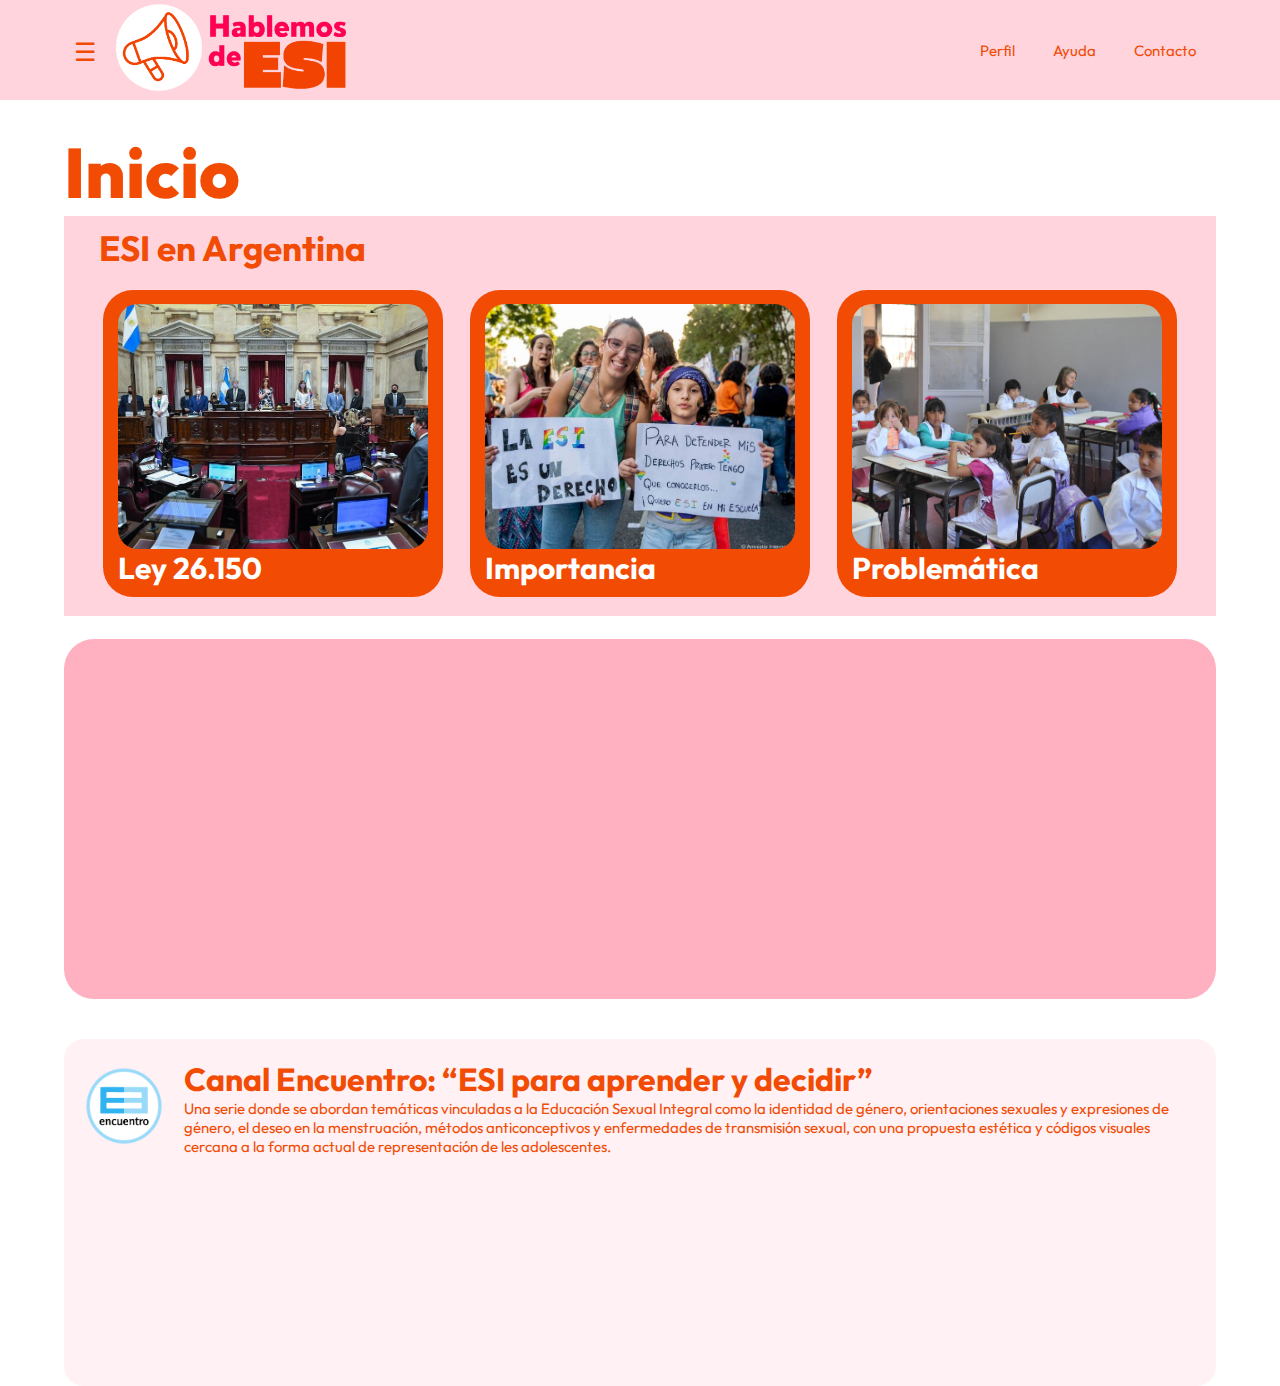
<file: Hablemos de ESI/pagina/index.html>
<!DOCTYPE html>
<html lang="es">

<head>
  <meta charset="UTF-8">
  <meta name="viewport" content="width=device-width, initial-scale=1.0">
  <title>Inicio - Hablemos de ESI</title>
  <link rel="stylesheet" href="style.css">
</head>

<body>
  <header class="header">
    <div class="container">
      <div class="btn-menu">
        <label for="btn-menu">☰</label>
      </div>
      <div class="logo">
        <img src="../assets/IMG-ESILogo.png" alt="logo" class="logo" />
      </div>
      <nav class="menu">
        <a href="#">Perfil</a>
        <a href="#">Ayuda</a>
        <a href="#">Contacto</a>
      </nav>
    </div>
  </header>
  <main>
      <h2> Inicio </h2>
      <div class="ESIarg">
        <h3 id="TITULO-ESIarg"> ESI en Argentina </h3>
        <div class="subcards-ESIarg">

          <div class="subESIarg">
            <a href="https://www.argentina.gob.ar/normativa/nacional/ley-26150-121222/texto">
              <img src="../assets/IMG-ESIarg0.jpg" alt="Ley26150" class ="IMG-subESIarg" width="100%">
              <h4 class="TITULO-subESIarg"> Ley 26.150 </h4>
            </a>
          </div>
          <div class="subESIarg">
            <a href="importancia.html">
              <img src="../assets/IMG-ESIarg1.jpg" alt="Importancia" class="IMG-subESIarg" width="100%">
              <h4 class="TITULO-subESIarg"> Importancia </h4>
            </a>
          </div>
          <div class="subESIarg">
              <img src="../assets/IMG-ESIarg2.jpg" alt="Problemática" class="IMG-subESIarg" width="100%">
              <h4 class="TITULO-subESIarg"> Problemática </h4>
          </div>
        </div>
      </div>
      <div class="ESIvideos">
        <iframe width="530" height="315" src="https://www.youtube.com/embed/pQrI0PNUZ6k?si=zVOZFWeH2fTUD7Gz" title="YouTube video player" frameborder="0" allow="accelerometer; autoplay; clipboard-write; encrypted-media; gyroscope; picture-in-picture; web-share" referrerpolicy="strict-origin-when-cross-origin" allowfullscreen ></iframe>
        <iframe width="530" height="315" src="https://www.youtube.com/embed/H7vF6SctjbE?si=aR7EvwZKbO0tmO_q" title="YouTube video player" frameborder="0" allow="accelerometer; autoplay; clipboard-write; encrypted-media; gyroscope; picture-in-picture; web-share" referrerpolicy="strict-origin-when-cross-origin" allowfullscreen ></iframe>
      </div>
      <div class="canal-encuentro">
        <div class="encuentro-header">
          <a href="https://www.youtube.com/@encuentro">
            <img src="../assets/IMG-LOGOencuentro.png" alt="Logo Canal Encuentro" class="logo-encuentro">
          </a>
          <div class="encuentro-textos">
            <h3 id="ENCUENTRO-TITULO">Canal Encuentro: “ESI para aprender y decidir”</h3>
            <p>Una serie donde se abordan temáticas vinculadas a la Educación Sexual Integral como la identidad de género, orientaciones sexuales y expresiones de género, el deseo en la menstruación, métodos anticonceptivos y enfermedades de transmisión sexual, con una propuesta estética y códigos visuales cercana a la forma actual de representación de les adolescentes.</p>
          </div>
        </div>

        <div class="carrusel-videos">
          <div class="videos-scroll">
            <iframe src="https://www.youtube.com/embed/9gQpHziwITA?si=-uyADrRYHruG7LdO" title="Video 1" allowfullscreen></iframe>
            <iframe src="https://www.youtube.com/embed/recYy__XzzU?si=rFfIRA1B_bajyjiI" title="Video 2" allowfullscreen></iframe>
            <iframe src="https://www.youtube.com/embed/NBeqGPuaO6U?si=ms0K22HfmX5CWV57" title="Video 3" allowfullscreen></iframe>
            <iframe src="https://www.youtube.com/embed/qbL2Hfv9nAA?si=USmvB2JOjWnD9vh-" title="Video 4" allowfullscreen></iframe>
            <iframe src="https://www.youtube.com/embed/nZ6IImHG1T8?si=a0ZT1k6L5PEMBDCC" title="Video 5" allowfullscreen></iframe>
            <iframe src="https://www.youtube.com/embed/sbzP6nINTjc?si=CJzCr9UlPGO-ux4h" title="Video 6" allowfullscreen></iframe>
            <iframe src="https://www.youtube.com/embed/2-ZejOZpXqU?si=O6jzuA8VMTsLUREL" title="Video 7" allowfullscreen></iframe>
            <iframe src="https://www.youtube.com/embed/KJXySyoVSn0?si=gEWfaySC6XsNLMkA" title="Video 8" allowfullscreen></iframe>
            <iframe src="https://www.youtube.com/embed/SLKmjQWjcpg?si=_T7JyCnFYkvnrzak" title="Video 9" allowfullscreen></iframe>
            <iframe src="https://www.youtube.com/embed/M4vZjlo3of4?si=VV5Z38E6MO80ISQ3" title="Video 10" allowfullscreen></iframe>
          </div>
        </div>
      </div>
    <input type="checkbox" id="btn-menu">
    <div class="container-menu">
      <div class="cont-menu">
        <nav>
          <a href="index.html">Inicio</a>
          <a href="#">Foros</a>
          <a href="articulos.html">Artículos</a>
          <a href="#">Sobre: Hablemos de ESI</a>
        </nav>
        <label for="btn-menu">✖️</label>
      </div>
    </div>
  </main>
  <!--	--------------->




</body>

</html>
</file>
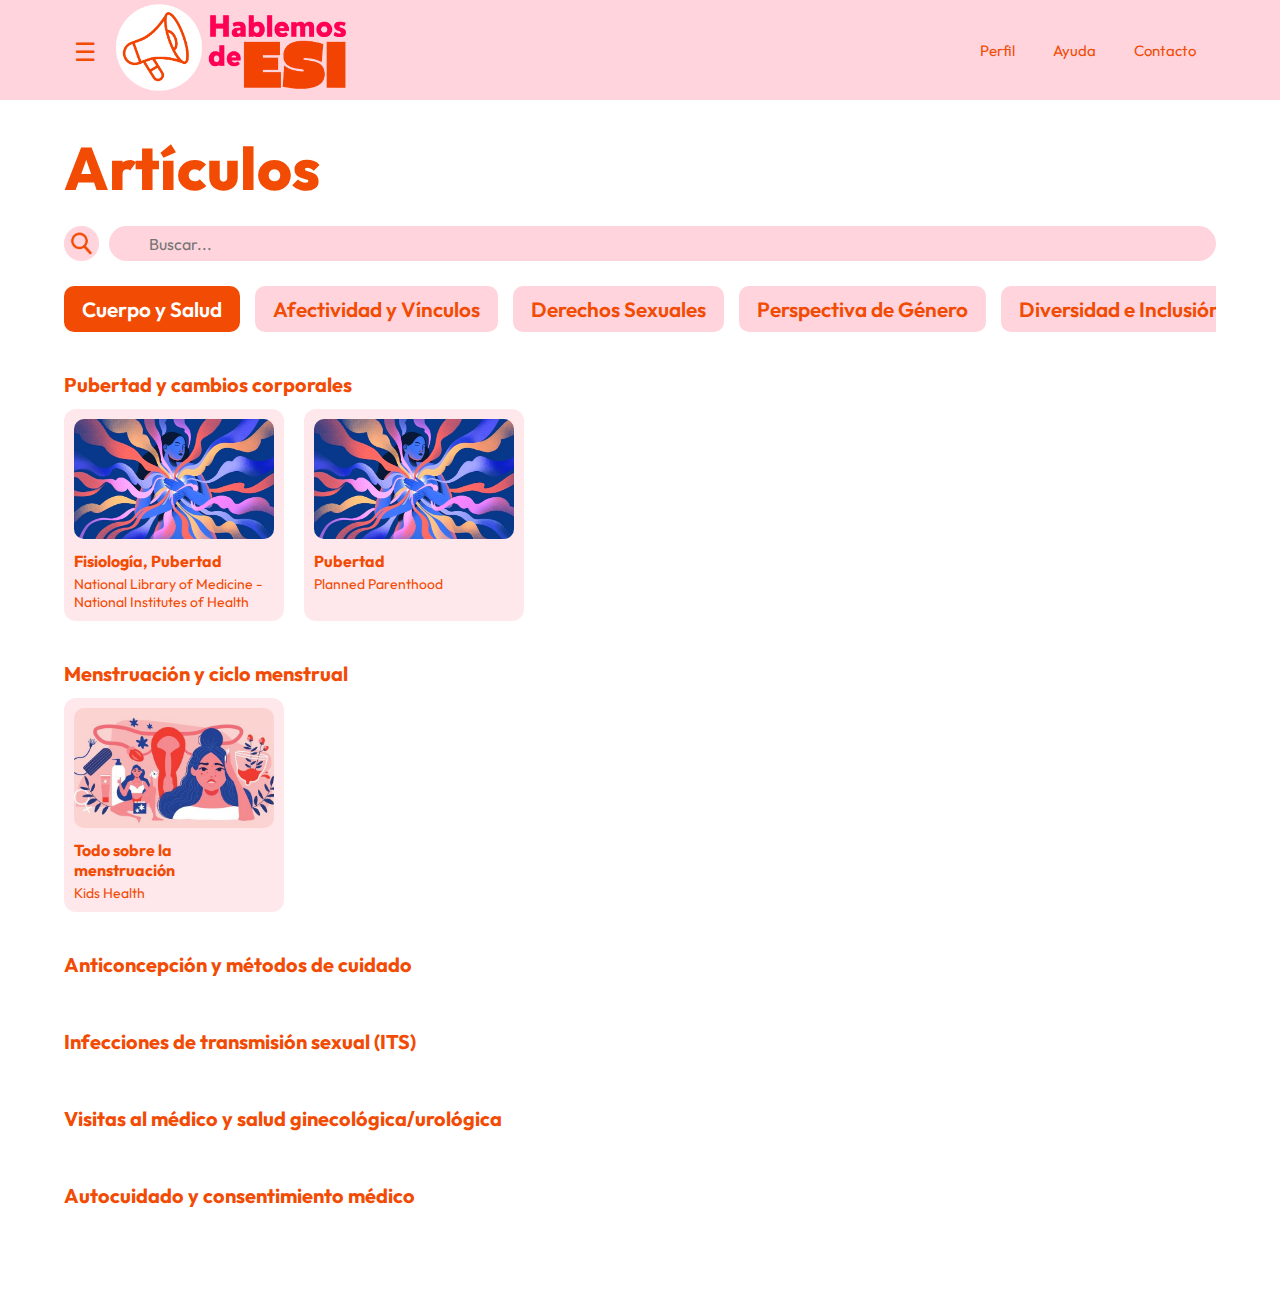
<file: Hablemos de ESI/pagina/articulos.html>
<!DOCTYPE html>
<html lang="es">

<head>
  <meta charset="UTF-8">
  <meta name="viewport" content="width=device-width, initial-scale=1.0">
  <title>Artículos - Hablemos de ESI</title>
  <link rel="stylesheet" href="style.css">
</head>

<body>    
  <header class="header">
    <div class="container">
      <div class="btn-menu">
        <label for="btn-menu">☰</label>
      </div>
      <div class="logo">
        <img src="../assets/IMG-ESILogo.png" alt="logo" class="logo" />
      </div>
      <nav class="menu">
        <a href="#">Perfil</a>
        <a href="#">Ayuda</a>
        <a href="#">Contacto</a>
      </nav>
    </div>
  </header>
  <main class="main-articulos">
    <h2>Artículos</h2>

    <div class="buscador-filtros">
      <img src="../assets/IMG-ICONOlupa.png" class="icono-lupa" alt="Lupa">
      <input type="text" placeholder="Buscar..." class="barra-busqueda">
    </div>

    <div class="categorias-scroll">
      <button class="categoria seleccionada" data-categoria="cuerpo">Cuerpo y Salud</button>
      <button class="categoria" data-categoria="afectividad">Afectividad y Vínculos</button>
      <button class="categoria" data-categoria="derechos">Derechos Sexuales</button>
      <button class="categoria" data-categoria="genero">Perspectiva de Género</button>
      <button class="categoria" data-categoria="diversidad">Diversidad e Inclusión</button>
    </div>

    <!-- CUERPO Y SALUD -->
    <section class="subcategoria" data-categoria="cuerpo">
      <h3>Pubertad y cambios corporales</h3>
      <div class="carrusel-articulos">
        <a href="https://www.ncbi.nlm.nih.gov/books/NBK534827/https://www.ncbi.nlm.nih.gov/books/NBK534827/https://www.ncbi.nlm.nih.gov/books/NBK534827/" class="tarjeta-articulo">
          <img src="../assets/IMG-CUERPOpubertad.jpg" alt="Articulo">
          <h4>Fisiología, Pubertad</h4>
          <p>National Library of Medicine - National Institutes of Health</p>
        </a>
        <a href="https://www.plannedparenthood.org/es/temas-de-salud/para-adolescentes/pubertad" class="tarjeta-articulo">
          <img src="../assets/IMG-CUERPOpubertad.jpg" alt="Articulo">
          <h4>Pubertad</h4>
          <p>Planned Parenthood</p>
        </a>
      </div>
    </section>
    <section class="subcategoria" data-categoria="cuerpo">
      <h3>Menstruación y ciclo menstrual</h3>
      <div class="carrusel-articulos">
        <a href="https://kidshealth.org/es/teens/menstruation.html" class="tarjeta-articulo">
          <img src="../assets/IMG-CUERPOmenstruacion.jpg" alt="Articulo">
          <h4>Todo sobre la menstruación</h4>
          <p>Kids Health</p>
        </a>
      </div>
    </section>
    <section class="subcategoria" data-categoria="cuerpo">
      <h3>Anticoncepción y métodos de cuidado</h3>
      <div class="carrusel-articulos"></div>
    </section>
    <section class="subcategoria" data-categoria="cuerpo">
      <h3>Infecciones de transmisión sexual (ITS)</h3>
      <div class="carrusel-articulos"></div>
    </section>
    <section class="subcategoria" data-categoria="cuerpo">
      <h3>Visitas al médico y salud ginecológica/urológica</h3>
      <div class="carrusel-articulos"></div>
    </section>
    <section class="subcategoria" data-categoria="cuerpo">
      <h3>Autocuidado y consentimiento médico</h3>
      <div class="carrusel-articulos"></div>
    </section>

    <!-- AFECTIVIDAD Y VÍNCULOS -->
    <section class="subcategoria" data-categoria="afectividad">
      <h3>Tipos de relaciones (amistad, pareja, familia)</h3>
      <div class="carrusel-articulos">
        <a href="https://www.psicologosmadridcapital.com/blog/tipos-relaciones-pareja/" class="tarjeta-articulo">
          <img src="../assets/IMG-AFECTIVIDADrelacionesjpg.jpg" alt="Articulo">
          <h4>Tipos de Relaciones de Pareja</h4>
          <p>Aesthesis Psicólogos Madrid</p>
        </a>
      </div>
    </section>
    <section class="subcategoria" data-categoria="afectividad">
      <h3>Consentimiento</h3>
      <div class="carrusel-articulos"></div>
    </section>
    <section class="subcategoria" data-categoria="afectividad">
      <h3>Autoestima y bienestar emocional</h3>
      <div class="carrusel-articulos"></div>
    </section>
    <section class="subcategoria" data-categoria="afectividad">
      <h3>Relaciones tóxicas o violentas</h3>
      <div class="carrusel-articulos"></div>
    </section>
    <section class="subcategoria" data-categoria="afectividad">
      <h3>Emociones y gestión emocional</h3>
      <div class="carrusel-articulos"></div>
    </section>
    <section class="subcategoria" data-categoria="afectividad">
      <h3>Celos, presión social y respeto</h3>
      <div class="carrusel-articulos"></div>
    </section>

    <!-- DERECHOS SEXUALES -->
    <section class="subcategoria" data-categoria="derechos">
      <h3>Qué son los derechos sexuales y reproductivos</h3>
      <div class="carrusel-articulos"></div>
    </section>
    <section class="subcategoria" data-categoria="derechos">
      <h3>Acceso a métodos anticonceptivos</h3>
      <div class="carrusel-articulos"></div>
    </section>
    <section class="subcategoria" data-categoria="derechos">
      <h3>Derecho a la información y a decidir</h3>
      <div class="carrusel-articulos"></div>
    </section>
    <section class="subcategoria" data-categoria="derechos">
      <h3>Ley de Interrupción Voluntaria del Embarazo (IVE/ILE)</h3>
      <div class="carrusel-articulos"></div>
    </section>
    <section class="subcategoria" data-categoria="derechos">
      <h3>Protección contra abusos</h3>
      <div class="carrusel-articulos"></div>
    </section>
    <section class="subcategoria" data-categoria="derechos">
      <h3>Acompañamiento institucional (escuelas, hospitales, etc.)</h3>
      <div class="carrusel-articulos"></div>
    </section>

    <!-- PERSPECTIVA DE GÉNERO -->
    <section class="subcategoria" data-categoria="genero">
      <h3>Estereotipos de género</h3>
      <div class="carrusel-articulos"></div>
    </section>
    <section class="subcategoria" data-categoria="genero">
      <h3>Roles en la escuela, el trabajo y el hogar</h3>
      <div class="carrusel-articulos"></div>
    </section>
    <section class="subcategoria" data-categoria="genero">
      <h3>Violencia de género</h3>
      <div class="carrusel-articulos"></div>
    </section>
    <section class="subcategoria" data-categoria="genero">
      <h3>Nuevas masculinidades</h3>
      <div class="carrusel-articulos"></div>
    </section>
    <section class="subcategoria" data-categoria="genero">
      <h3>Feminismo y equidad</h3>
      <div class="carrusel-articulos"></div>
    </section>

    <!-- DIVERSIDAD E INCLUSIÓN -->
    <section class="subcategoria" data-categoria="diversidad">
      <h3>Identidades de género (cis, trans, no binarie, etc.)</h3>
      <div class="carrusel-articulos"></div>
    </section>
    <section class="subcategoria" data-categoria="diversidad">
      <h3>Orientaciones sexuales (hetero, homo, bi, pan, etc.)</h3>
      <div class="carrusel-articulos"></div>
    </section>
    <section class="subcategoria" data-categoria="diversidad">
      <h3>Discriminación y respeto</h3>
      <div class="carrusel-articulos"></div>
    </section>
    <section class="subcategoria" data-categoria="diversidad">
      <h3>Diversidad corporal y estética</h3>
      <div class="carrusel-articulos"></div>
    </section>
    <section class="subcategoria" data-categoria="diversidad">
      <h3>Diversidad familiar</h3>
      <div class="carrusel-articulos"></div>
    </section>

    <input type="checkbox" id="btn-menu">
    <div class="container-menu">
      <div class="cont-menu">
        <nav>
          <a href="index.html">Inicio</a>
          <a href="#">Foros</a>
          <a href="articulos.html">Artículos</a>
          <a href="#">Sobre: Hablemos de ESI</a>
        </nav>
        <label for="btn-menu">✖️</label>
      </div>
    </div>
  </main>


  <script src="script.js"></script>
</body>

</html>
  <!--	--------------->
</file>
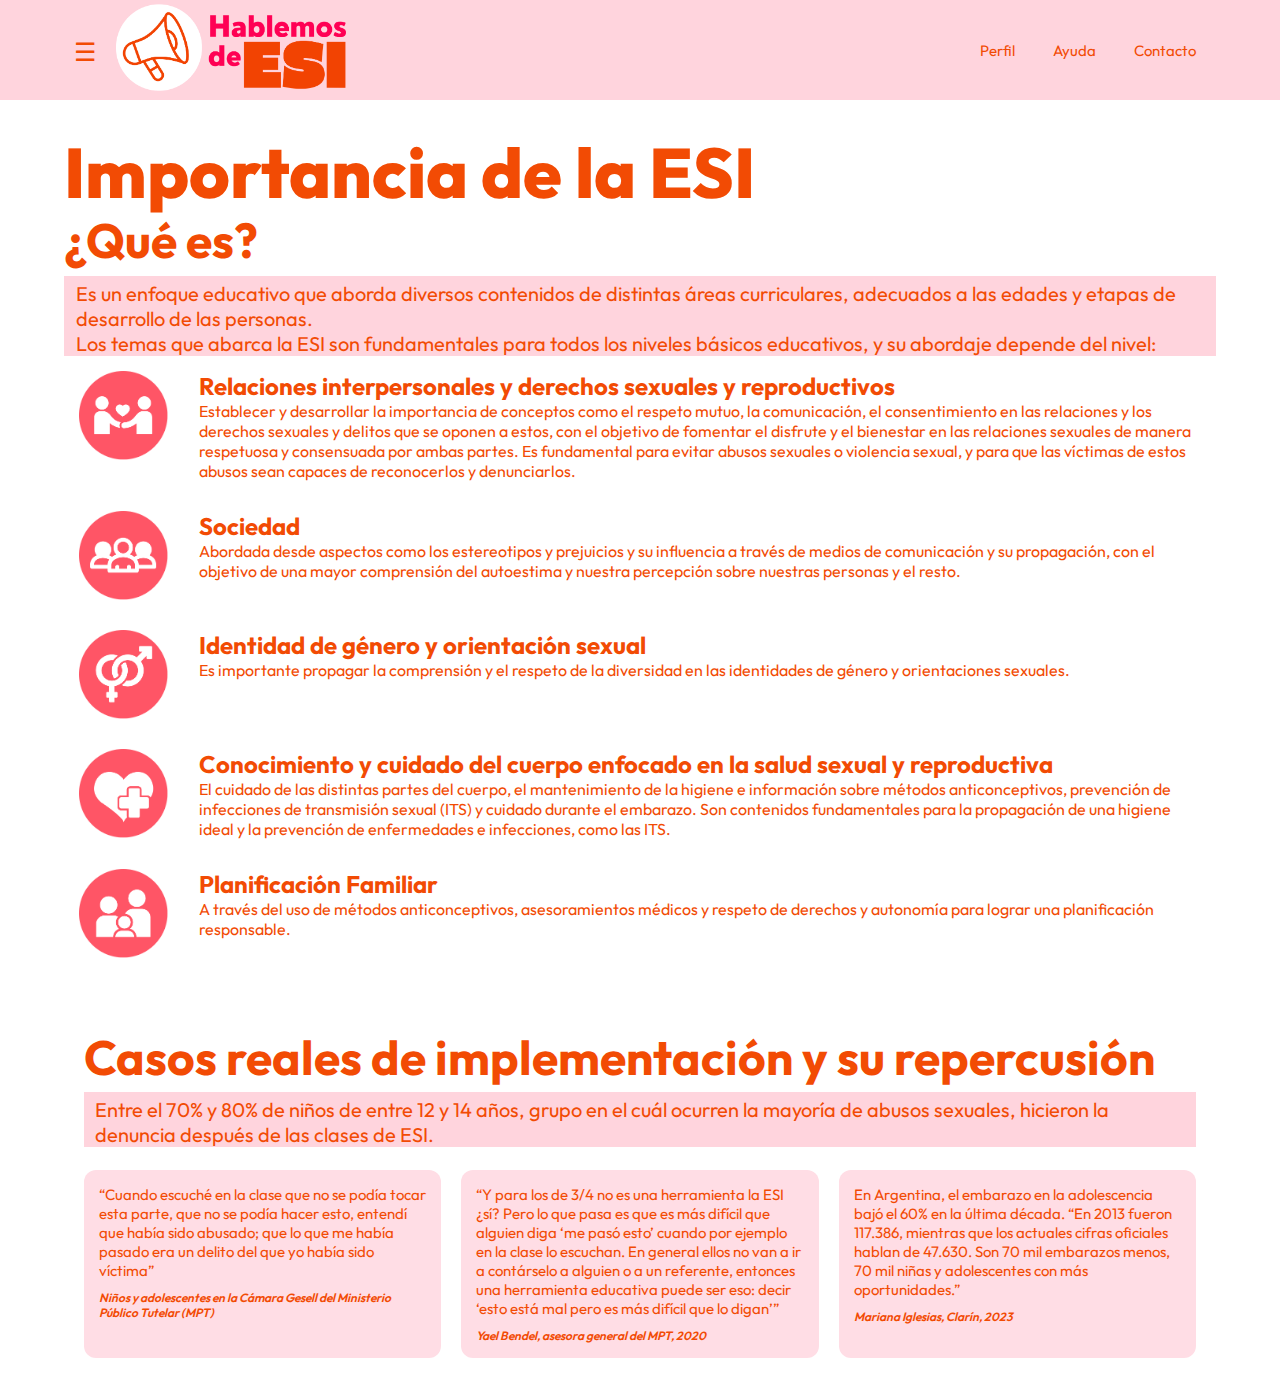
<file: Hablemos de ESI/pagina/importancia.html>
<!DOCTYPE html>
<html lang="es">

<head>
  <meta charset="UTF-8">
  <meta name="viewport" content="width=device-width, initial-scale=1.0">
  <title>Importancia - Hablemos de ESI</title>
  <link rel="stylesheet" href="style.css">
</head>

<body>
  <header class="header">
    <div class="container">
      <div class="btn-menu">
        <label for="btn-menu">☰</label>
      </div>
      <div class="logo">
        <img src="../assets/IMG-ESILogo.png" alt="logo" class="logo" />
      </div>
      <nav class="menu">
        <a href="./login.html">Perfil</a>
        <a href="#">Ayuda</a>
        <a href="#">Contacto</a>
      </nav>
    </div>
  </header>

  <main>
    <h2>Importancia de la ESI</h2>
    <h3 class="TITULO-IMPORTANCIA">¿Qué es?</h3>

    <div class="IMPyPRO-subdesc">
      <p>
        Es un enfoque educativo que aborda diversos contenidos de distintas áreas curriculares,
        adecuados a las edades y etapas de desarrollo de las personas.<br>
        Los temas que abarca la ESI son fundamentales para todos los niveles básicos educativos,
        y su abordaje depende del nivel:
      </p>
    </div>

    <section class="bloques-esi">
      <article class="IMP-temas">
        <img src="../assets/IMG-ITEMrelaciones.png" alt="Relaciones" class="IMP-IMGitems" />
        <div>
          <h4 class="TITULOIMP-temas">Relaciones interpersonales y derechos sexuales y reproductivos</h4>
          <p>Establecer y desarrollar la importancia de conceptos como el respeto mutuo, la comunicación,
            el consentimiento en las relaciones y los derechos sexuales y delitos que se oponen a estos, con
            el objetivo de fomentar el disfrute y el bienestar en las relaciones sexuales de manera respetuosa
            y consensuada por ambas partes. Es fundamental para evitar abusos sexuales o violencia sexual,
            y para que las víctimas de estos abusos sean capaces de reconocerlos y denunciarlos.</p>
        </div>
      </article>

      <article class="IMP-temas">
        <img src="../assets/IMG-ITEMsociedad.png" alt="Sociedad" class="IMP-IMGitems" />
        <div>
          <h4 class="TITULOIMP-temas">Sociedad</h4>
          <p>Abordada desde aspectos como los estereotipos y prejuicios y su influencia a través de medios de
            comunicación y su propagación, con el objetivo de una mayor comprensión del autoestima y nuestra
            percepción sobre nuestras personas y el resto.</p>
        </div>
      </article>

      <article class="IMP-temas">
        <img src="../assets/IMG-ITEMidentidad.png" alt="Identidad" class="IMP-IMGitems" />
        <div>
          <h4 class="TITULOIMP-temas">Identidad de género y orientación sexual</h4>
          <p>Es importante propagar la comprensión y el respeto de la diversidad en las identidades de género
            y orientaciones sexuales.</p>
        </div>
      </article>

      <article class="IMP-temas">
        <img src="../assets/IMG-ITEMconocimiento.png" alt="Conocimiento" class="IMP-IMGitems" />
        <div>
          <h4 class="TITULOIMP-temas">Conocimiento y cuidado del cuerpo enfocado en la salud sexual y reproductiva</h4>
          <p>El cuidado de las distintas partes del cuerpo, el mantenimiento de la higiene e información sobre
            métodos anticonceptivos, prevención de infecciones de transmisión sexual (ITS) y cuidado durante el
            embarazo. Son contenidos fundamentales para la propagación de una higiene ideal y la prevención de
            enfermedades e infecciones, como las ITS.</p>
        </div>
      </article>

      <article class="IMP-temas">
        <img src="../assets/IMG-ITEMplanificacion.png" alt="Planificación" class="IMP-IMGitems" />
        <div>
          <h4 class="TITULOIMP-temas">Planificación Familiar</h4>
          <p>A través del uso de métodos anticonceptivos, asesoramientos médicos y respeto de derechos y
            autonomía para lograr una planificación responsable.</p>
        </div>
      </article>
    </section>

    <section class="testimonios-esi">
      <h3 class="TITULO-IMPORTANCIA">Casos reales de implementación y su repercusión</h3>
      <p class="IMPyPRO-subdesc">Entre el 70% y 80% de niños de entre 12 y 14 años, grupo en el cuál ocurren la mayoría de abusos sexuales, hicieron la denuncia después de las clases de ESI.</p>

      <div class="cards-testimonios">
        <div class="card-testimonio">
          <p class="texto-testimonio">“Cuando escuché en la clase que no se podía tocar esta parte, que no se podía hacer esto, entendí que había sido abusado; que lo que me había pasado era un delito del que yo había sido víctima”</p>
          <p class="autor-testimonio">Niños y adolescentes en la Cámara Gesell del Ministerio Público Tutelar (MPT)</p>
        </div>
        <div class="card-testimonio">
          <p class="texto-testimonio">“Y para los de 3/4 no es una herramienta la ESI ¿sí? Pero lo que pasa es que es más difícil que alguien diga ‘me pasó esto’ cuando por ejemplo en la clase lo escuchan. En general ellos no van a ir a contárselo a alguien o a un referente, entonces una herramienta educativa puede ser eso: decir ‘esto está mal pero es más difícil que lo digan’”</p>
          <p class="autor-testimonio">Yael Bendel, asesora general del MPT, 2020</p>
        </div>
        <div class="card-testimonio">
          <p class="texto-testimonio">En Argentina, el embarazo en la adolescencia bajó el 60% en la última década. “En 2013 fueron 117.386, mientras que los actuales cifras oficiales hablan de 47.630. Son 70 mil embarazos menos, 70 mil niñas y adolescentes con más oportunidades.”</p>
          <p class="autor-testimonio">Mariana Iglesias, Clarín, 2023</p>
        </div>
      </div>
    </section>

    <input type="checkbox" id="btn-menu">
    <div class="container-menu">
      <div class="cont-menu">
        <nav>
          <a href="index.html">Inicio</a>
          <a href="articulos.html">Artículos</a>
          <a href="#">Foro</a>
          <a href="#">Subí tu artículo</a>
          <a href="#">Sobre: Hablemos de ESI</a>
        </nav>
        <label for="btn-menu">✖️</label>
      </div>
    </div>
  </main>
</body>

</html>
</file>
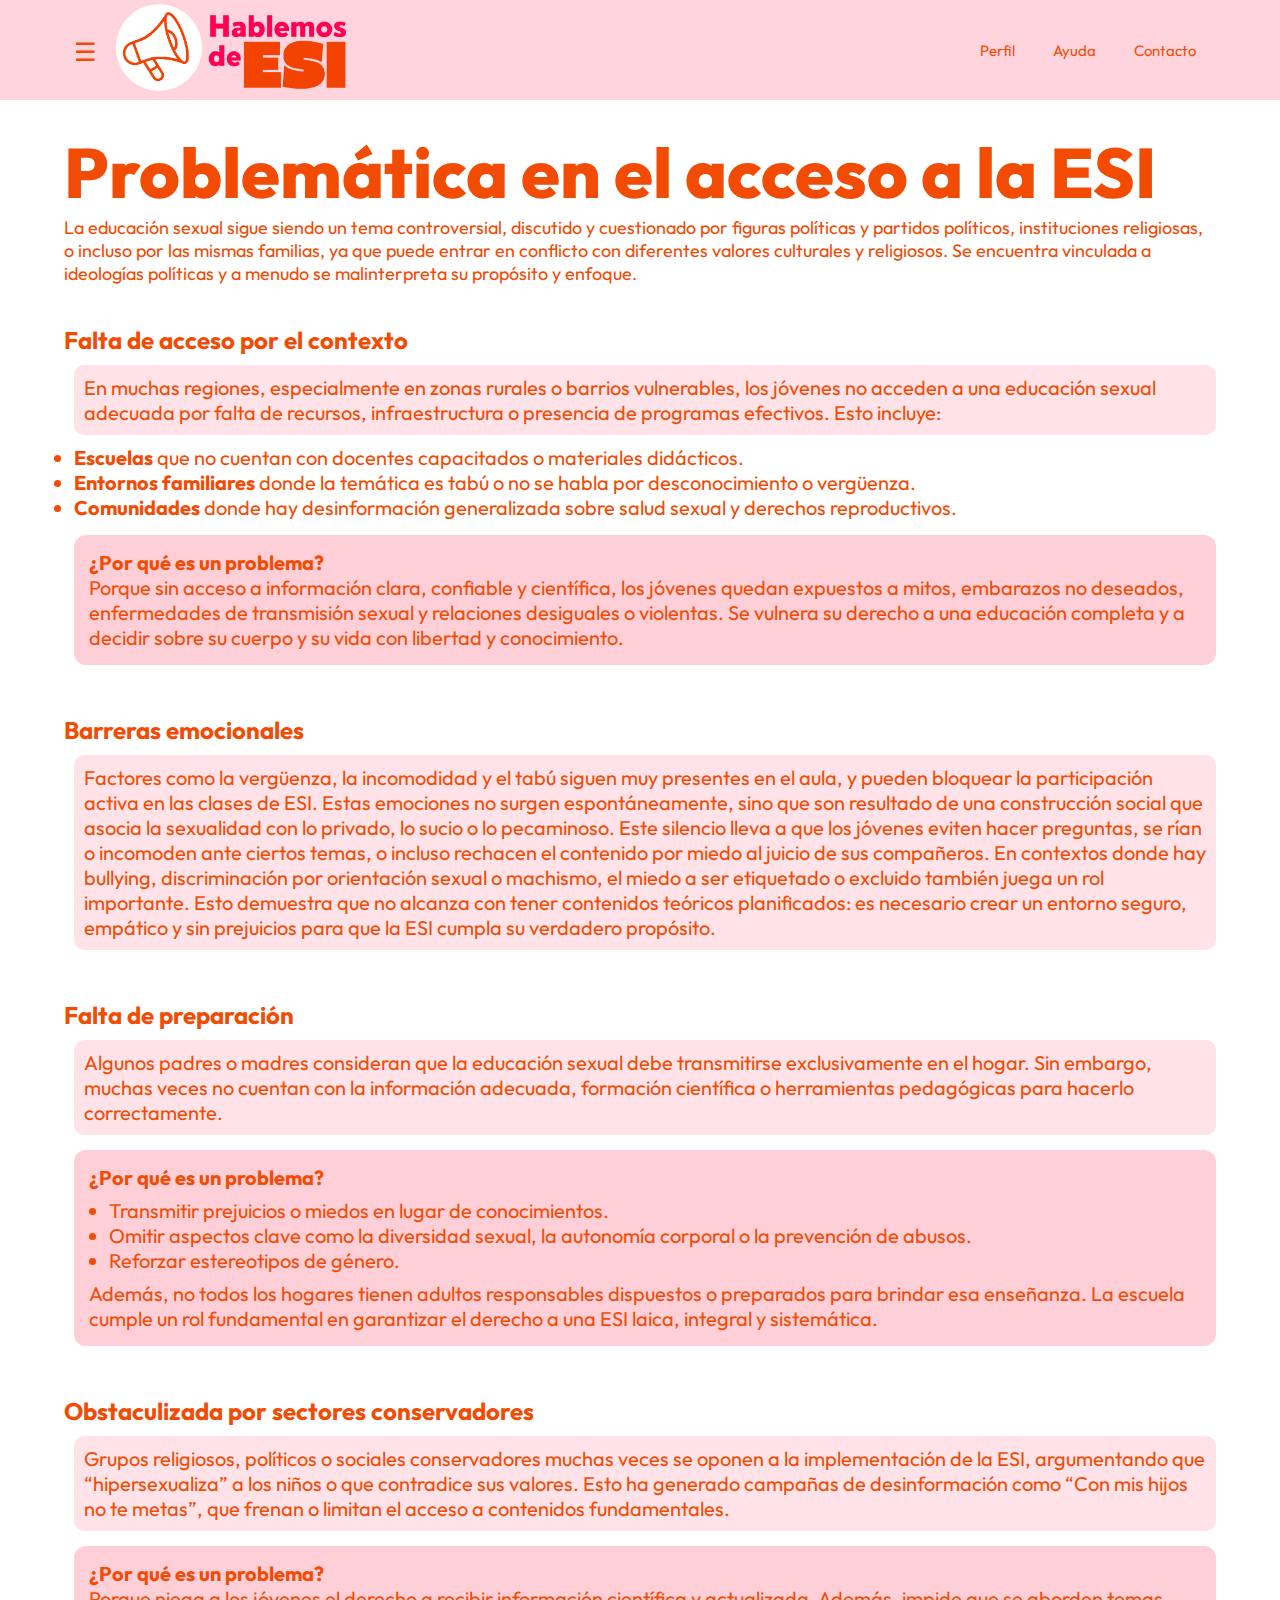
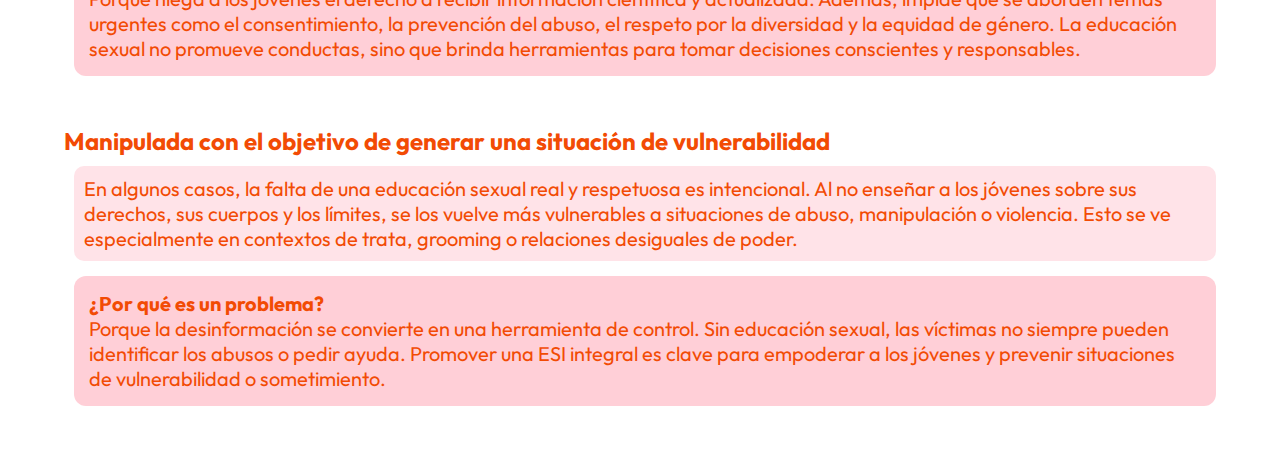
<file: Hablemos de ESI/pagina/problematica.html>
<!DOCTYPE html>
<html lang="es">

<head>
  <meta charset="UTF-8">
  <meta name="viewport" content="width=device-width, initial-scale=1.0">
  <title>Problemática - Hablemos de ESI</title>
  <link rel="stylesheet" href="style.css">
</head>

<body>
  <header class="header">
    <div class="container">
      <div class="btn-menu">
        <label for="btn-menu">☰</label>
      </div>
      <div class="logo">
        <img src="../assets/IMG-ESILogo.png" alt="logo" class="logo" />
      </div>
      <nav class="menu">
        <a href="#">Perfil</a>
        <a href="#">Ayuda</a>
        <a href="#">Contacto</a>
      </nav>
    </div>
  </header>

  <main>
    <h2>Problemática en el acceso a la ESI</h2>
        <p class="intro-problematica">
      La educación sexual sigue siendo un tema controversial, discutido y cuestionado por figuras políticas y partidos políticos, instituciones religiosas, o incluso por las mismas familias, ya que puede entrar en conflicto con diferentes valores culturales y religiosos. Se encuentra vinculada a ideologías políticas y a menudo se malinterpreta su propósito y enfoque.
    </p>

    <section class="bloque-problema">
      <h3 class="subtitulo">Falta de acceso por el contexto</h3>
      <div class="contenido-bloque">
        <p class="parrafo-color">En muchas regiones, especialmente en zonas rurales o barrios vulnerables, los jóvenes no acceden a una educación sexual adecuada por falta de recursos, infraestructura o presencia de programas efectivos. Esto incluye:</p>
        <ul>
          <li><strong>Escuelas</strong> que no cuentan con docentes capacitados o materiales didácticos.</li>
          <li><strong>Entornos familiares</strong> donde la temática es tabú o no se habla por desconocimiento o vergüenza.</li>
          <li><strong>Comunidades</strong> donde hay desinformación generalizada sobre salud sexual y derechos reproductivos.</li>
        </ul>
        <div class="alerta">
          <strong>¿Por qué es un problema?</strong><br>
          Porque sin acceso a información clara, confiable y científica, los jóvenes quedan expuestos a mitos, embarazos no deseados, enfermedades de transmisión sexual y relaciones desiguales o violentas. Se vulnera su derecho a una educación completa y a decidir sobre su cuerpo y su vida con libertad y conocimiento.
        </div>
      </div>
    </section>

    <section class="bloque-problema">
      <h3 class="subtitulo">Barreras emocionales</h3>
      <div class="contenido-bloque">
        <p class="parrafo-color">Factores como la vergüenza, la incomodidad y el tabú siguen muy presentes en el aula, y pueden bloquear la participación activa en las clases de ESI. Estas emociones no surgen espontáneamente, sino que son resultado de una construcción social que asocia la sexualidad con lo privado, lo sucio o lo pecaminoso. Este silencio lleva a que los jóvenes eviten hacer preguntas, se rían o incomoden ante ciertos temas, o incluso rechacen el contenido por miedo al juicio de sus compañeros. En contextos donde hay bullying, discriminación por orientación sexual o machismo, el miedo a ser etiquetado o excluido también juega un rol importante. Esto demuestra que no alcanza con tener contenidos teóricos planificados: es necesario crear un entorno seguro, empático y sin prejuicios para que la ESI cumpla su verdadero propósito.</p>
      </div>
    </section>

    <section class="bloque-problema">
      <h3 class="subtitulo">Falta de preparación</h3>
      <div class="contenido-bloque">
        <p class="parrafo-color">Algunos padres o madres consideran que la educación sexual debe transmitirse exclusivamente en el hogar. Sin embargo, muchas veces no cuentan con la información adecuada, formación científica o herramientas pedagógicas para hacerlo correctamente.</p>
        <div class="alerta">
          <strong>¿Por qué es un problema?</strong>
          <ul>
            <li>Transmitir prejuicios o miedos en lugar de conocimientos.</li>
            <li>Omitir aspectos clave como la diversidad sexual, la autonomía corporal o la prevención de abusos.</li>
            <li>Reforzar estereotipos de género.</li>
          </ul>
          Además, no todos los hogares tienen adultos responsables dispuestos o preparados para brindar esa enseñanza. La escuela cumple un rol fundamental en garantizar el derecho a una ESI laica, integral y sistemática.
        </div>
      </div>
    </section>

    <section class="bloque-problema">
      <h3 class="subtitulo">Obstaculizada por sectores conservadores</h3>
      <div class="contenido-bloque">
        <p class="parrafo-color">Grupos religiosos, políticos o sociales conservadores muchas veces se oponen a la implementación de la ESI, argumentando que “hipersexualiza” a los niños o que contradice sus valores. Esto ha generado campañas de desinformación como “Con mis hijos no te metas”, que frenan o limitan el acceso a contenidos fundamentales.</p>
        <div class="alerta">
          <strong>¿Por qué es un problema?</strong><br>
          Porque niega a los jóvenes el derecho a recibir información científica y actualizada. Además, impide que se aborden temas urgentes como el consentimiento, la prevención del abuso, el respeto por la diversidad y la equidad de género. La educación sexual no promueve conductas, sino que brinda herramientas para tomar decisiones conscientes y responsables.
        </div>
      </div>
    </section>

    <section class="bloque-problema">
      <h3 class="subtitulo">Manipulada con el objetivo de generar una situación de vulnerabilidad</h3>
      <div class="contenido-bloque">
        <p class="parrafo-color">En algunos casos, la falta de una educación sexual real y respetuosa es intencional. Al no enseñar a los jóvenes sobre sus derechos, sus cuerpos y los límites, se los vuelve más vulnerables a situaciones de abuso, manipulación o violencia. Esto se ve especialmente en contextos de trata, grooming o relaciones desiguales de poder.</p>
        <div class="alerta">
          <strong>¿Por qué es un problema?</strong><br>
          Porque la desinformación se convierte en una herramienta de control. Sin educación sexual, las víctimas no siempre pueden identificar los abusos o pedir ayuda. Promover una ESI integral es clave para empoderar a los jóvenes y prevenir situaciones de vulnerabilidad o sometimiento.
        </div>
      </div>
    </section>

    <input type="checkbox" id="btn-menu">
    <div class="container-menu">
      <div class="cont-menu">
        <nav>
          <a href="index.html">Inicio</a>
          <a href="articulos.html">Artículos</a>
          <a href="#">Sobre: Hablemos de ESI</a>
        </nav>
        <label for="btn-menu">✖️</label>
      </div>
    </div>
  </main>
</body>

</html>
</file>
<file: Hablemos de ESI/pagina/style.css>
@import url('https://fonts.googleapis.com/css2?family=Outfit:wght@100..900&display=swap');
* {
  margin: 0;
  padding: 0;
  box-sizing: border-box;
  font-family: "Outfit", sans-serif;
  font-optical-sizing: auto;
  font-style: normal;
}

a{
  text-decoration: none;
}

body{
  background-color: #ffffff;
    overflow-y: scroll;
}

.capa {
  position: fixed;
  width: 100%;
  height: 100vh;
  z-index: -1;
  top: 0;
  left: 0;
}
/*Estilos para el encabezado*/
.header {
  width: 100%;
  height: 100px;
  position: fixed;
  top: 0;
  left: 0;
  background-color: #ffd4dd;
}
.container {
  width: 90%;
  max-width: 1200px;
  margin: auto;
}
.container .btn-menu,

.logo {
  float: left;
  max-width: 240px;
  padding-left: 10px;
  padding-top: 2px;
  line-height: 100px;
}
.container .btn-menu label {
  color: #f24b04;
  font-size: 25px;
  cursor: pointer;
}

.container .menu {
  float: right;
  line-height: 100px;
}
.container .menu a {
  display: inline-block;
  padding: 15px;
  line-height: normal;
  text-decoration: none;
  color: #f24b04;
  transition: all 0.3s ease;
  border-bottom: 2px solid transparent;
  font-size: 15px;
  margin-right: 5px;
}
.container .menu a:hover {
  color: #f24b04;
  border-bottom: 2px solid ;
  padding-bottom: 5px;
}
/*Fin de Estilos para el encabezado*/

h2{
  font-size: 70px;
  font-weight: 800;
  color:#f24b04;
}

h3{
  font-size: 20px;
  font-weight: 500px;
}
main{
  padding-top: 10%;
  padding-left: 5%;
  padding-right: 5%;
}

/*Inicio index*/

.ESIarg{
  padding-top: 10px;
  background-color: #ffd4dd;
  height: 400px;
  padding-left: 3%;
  padding-right: 3%;
}

#TITULO-ESIarg{
  font-size: 35px;
  color: #f24b04;
}

.subcards-ESIarg{
  height: 307px;
  padding-top: 20px;
  display: flex;
  gap: 27px;
  justify-content: center;
}

.subESIarg:hover{
  transform: scale(1.09);
  transition: 0.5s;
}

.subESIarg{
  width: 340px;
  height: 307px;
  background-color: #f24b04;
  border-radius: 30px;
  cursor: pointer;
  justify-content: center;
}


.IMG-subESIarg{
  width: 310px;
  height: 245px;
  border-radius: 20px;
  margin: auto;
  margin-top: 14px;
  object-fit: cover;
  display: flex;
  justify-content: center;
}

.TITULO-subESIarg{
  font-size: 30px;
  padding-left: 15px;
  color:#ffffff;
}

.ESIvideos{
  margin-top: 2%;
  background-color: #ffb0c1;
  height: 360px;
  padding-top: 1.7%;
  display: flex;
  gap: 2%;
  justify-content: center;
  border-radius: 30px;
}

.canal-encuentro {
  margin-top: 40px;
  padding: 20px;
  background-color: #fff1f4;
  border-radius: 20px;
}

.encuentro-header {
  display: flex;
  align-items: center;
  gap: 20px;
  margin-bottom: 20px;
}

.logo-encuentro {
  width: 80px;
  height: 80px;
  border-radius: 50%;
  object-fit: cover;
  cursor: pointer;
}

#ENCUENTRO-TITULO{
  color: #f24b04;
  font-weight: 700;
  font-size: 200%;
}

.encuentro-textos p {
  color: #f24b04;
  font-size: 15px;
}

.carrusel-videos {
  overflow-x: auto;
  scroll-behavior: smooth;
  padding-bottom: 10px;
}

.videos-scroll {
  display: flex;
  gap: 15px;
  min-width: max-content;
}

.videos-scroll iframe {
  width: 300px;
  height: 180px;
  border-radius: 12px;
  border: none;
}

#TITULO-ESIarts{
  font-size: 37;
  color: #f24b04;
  font-weight: 500px
}

/*Fin index*/

/*Inicio importancia*/

.TITULO-IMPORTANCIA{
  font-size: 300%;
  color: #f24b04;
  line-height: 100%;
}

.IMPyPRO-subdesc{
  padding-top: 0.5%;
  margin-top: 1%;
  background-color: #ffd4dd;
  font-size: 20px;
  color: #f24b04;
  padding-left: 1%;
  padding-right: 1%;
}

.IMP-temas{
  padding-top: 3%;
  color: #f24b04;
  display: flex;
  align-items: flex-start;
  gap: 20px;
  padding: 15px;
}

.TITULOIMP-temas{
  font-weight: 700;
  font-size: 150%;
}

.IMP-IMGitems{
  float: left;
  padding-right: 1%;
  align-items: center;
  width: 100px;
  flex-shrink: 0;

}

.testimonios-esi {
  margin-top: 40px;
  padding: 20px;
  border-radius: 15px;
}

.titulo-testimonios {
  color: #f24b04;
  font-size: 24px;
  font-weight: bold;
  margin-bottom: 10px;
}

.subtitulo-testimonios {
  color: #f24b04;
  font-size: 16px;
  margin-bottom: 20px;
  background-color: #ffd4dd;
}

.cards-testimonios {
  display: flex;
  flex-wrap: wrap;
  gap: 20px;
  justify-content: space-between;
  margin-top: 2%;
}

.card-testimonio {
  background-color: #ffdde5;
  padding: 15px;
  border-radius: 12px;
  flex: 1 1 30%;
  min-width: 250px;
}

.texto-testimonio {
  font-size: 15px;
  color: #f24b04;
  margin-bottom: 10px;
}

.autor-testimonio {
  font-size: 12px;
  color: #f24b04;
  font-weight: 600;
  font-style: italic;
}

/*Fin importancia*/

/*Inicio problemática*/

/* Página Problemática */
.main-problematica {
  padding: 130px 5% 60px;
  background-color: #ffffff;
}

.titulo-principal {
  font-size: 55px;
  font-weight: 800;
  color: #f24b04;
  margin-bottom: 20px;
}

.intro-problematica {
  font-size: 18px;
  margin-bottom: 40px;
  color: #f24b04;
}

.subtitulo {
  font-size: 24px;
  font-weight: bold;
  color: #f24b04;
  margin-bottom: 10px;
}

.bloque-problema {
  margin-bottom: 50px;
}

.contenido-bloque {
  background-color: #fff;
  padding-left: 10px;
  color: #f24b04;
  font-size: 20px;
}

.parrafo-color {
  background-color: #ffe3e8;
  padding: 10px;
  border-radius: 10px;
  margin-bottom: 10px;
  color: #f24b04;
  font-size: 20px;
}

.alerta {
  background-color: #ffcfd7;
  padding: 15px;
  border-radius: 12px;
  margin-top: 15px;
  color: #f24b04;
  font-size: 20px;
}

.alerta ul {
  margin-top: 8px;
  margin-bottom: 8px;
  padding-left: 20px;
  color: #f24b04;s
}

/*Fin problemática*/

/*Inicio artículos*/

/* --- Artículos: estructura general --- */
.main-articulos {
  padding: 130px 5% 40px;
  background-color: #ffffff;
}

.main-articulos h2 {
  font-size: 60px;
  color: #f24b04;
  margin-bottom: 20px;
}

/* --- Buscador e ícono de filtro --- */
.buscador-filtros {
  display: flex;
  align-items: center;
  gap: 10px;
  margin-bottom: 25px;
}

.icono-lupa {
  width: 35px;
  height: 35px;
}

.barra-busqueda {
  flex-grow: 1;
  height: 35px;
  border: none;
  background-color: #ffd4dd;
  border-radius: 20px;
  padding-left: 40px;
  font-size: 16px;
  color: #f24b04;
}

/* --- Categorías principales (scroll horizontal) --- */
.categorias-scroll {
  display: flex;
  overflow-x: auto;
  gap: 15px;
  margin-bottom: 30px;
  padding-bottom: 10px;
  scroll-behavior: smooth;
}

.categoria {
  font-size: 130%;
  background-color: #ffd4dd;
  color: #f24b04;
  border: none;
  padding: 10px 18px;
  border-radius: 10px;
  cursor: pointer;
  font-weight: 600;
  white-space: nowrap;
  transition: background 0.3s ease;
}

.categoria.seleccionada,
.categoria:hover {
  background-color: #f24b04;
  color: #ffffff;
}

/* --- Subcategorías --- */
.subcategoria {
  margin-bottom: 35px;
}

.subcategoria h3 {
  font-size: 20px;
  color: #f24b04;
  font-weight: 700;
  margin-bottom: 12px;
}

/* --- Carrusel de artículos --- */
.carrusel-articulos {
  display: flex;
  gap: 20px;
  overflow-x: auto;
  padding-bottom: 5px;
  scroll-behavior: smooth;
}

.tarjeta-articulo {
  flex: 0 0 220px;
  background-color: #ffe8eb;
  border-radius: 12px;

  padding: 10px;
  text-decoration: none;
  color: #f24b04;
  transition: transform 0.2s ease;
}

.tarjeta-articulo:hover {
  transform: scale(1.02);
}

.tarjeta-articulo img {
  width: 100%;
  height: 120px;
  border-radius: 10px;
  object-fit: cover;
  margin-bottom: 8px;
}

.tarjeta-articulo h4 {
  font-size: 16px;
  font-weight: bold;
  margin-bottom: 4px;
}

.tarjeta-articulo p {
  font-size: 14px;
  color: #f24b04;
}

/*Fin artículos*/



/*Menù lateral*/
#btn-menu {
  display: none;
}
.container-menu {
  position: absolute;
  background: rgba(0, 0, 0, 0.5);
  width: 100%;
  height: 100vh;
  top: 0;
  left: 0;
  transition: all 500ms ease;
  opacity: 0;
  visibility: hidden;
  overflow-y: scroll;
  position: fixed;
}
#btn-menu:checked ~ .container-menu {
  opacity: 1;
  visibility: visible;
}
.cont-menu {
  width: 100%;
  max-width: 250px;
  background-color: #ffd4dd;
  height: 100vh;
  position: fixed;
  transition: all 500ms ease;
  transform: translateX(-100%);
}
#btn-menu:checked ~ .container-menu .cont-menu {
  transform: translateX(0%);
}
.cont-menu nav {
  transform: translateY(15%);
}
.cont-menu nav a {
  display: block;
  text-decoration: none;
  padding: 20px;
  color: #f24b04;
  border-left: 5px solid transparent;
  transition: all 400ms ease;
}
.cont-menu nav a:hover {
  border-left: 5px solid #f24b04;
  background: #ffacbd;
}
.cont-menu label {
  position: absolute;
  right: 5px;
  top: 10px;
  color: #f24b04;
  cursor: pointer;
  font-size: 18px;
}
/*Fin de Menù lateral*/
</file>
